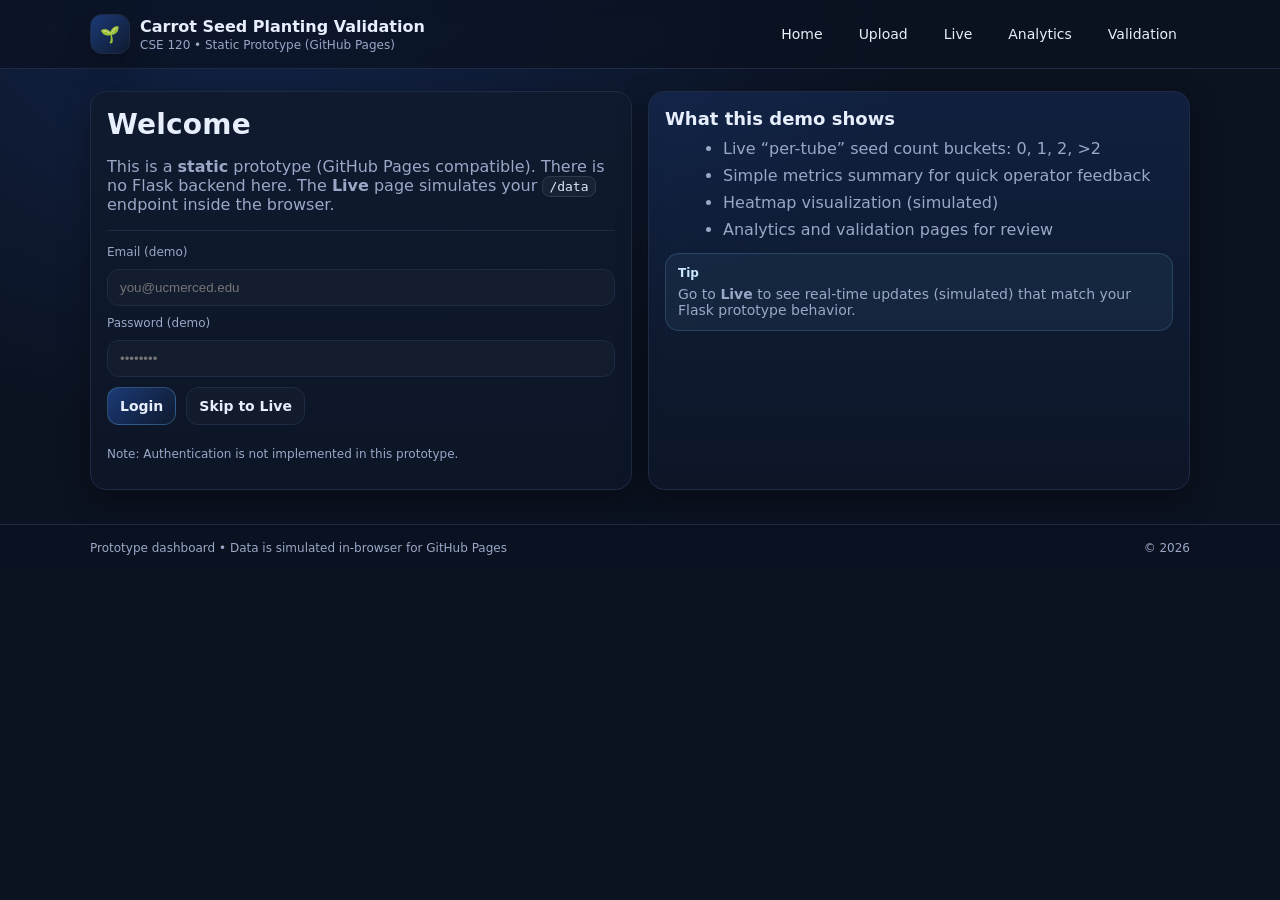
<file: index.html>
<!DOCTYPE html>
<html lang="en">
<head>
  <meta charset="UTF-8" />
  <meta name="viewport" content="width=device-width, initial-scale=1.0"/>
  <title>Login • Seed Validation</title>
  <link rel="stylesheet" href="assets/styles.css">
</head>
<body data-page="">
  <header class="topbar">
    <div class="container topbar-inner">
      <div class="brand">
        <div class="logo">🌱</div>
        <div class="brand-text">
          <div class="brand-title">Carrot Seed Planting Validation</div>
          <div class="brand-subtitle">CSE 120 • Static Prototype (GitHub Pages)</div>
        </div>
      </div>

      <nav class="nav">
        <a class="navlink" href="home.html">Home</a>
        <a class="navlink" href="upload.html">Upload</a>
        <a class="navlink" href="live.html">Live</a>
        <a class="navlink" href="analytics.html">Analytics</a>
        <a class="navlink" href="validation.html">Validation</a>
      </nav>
    </div>
  </header>

  <main class="container page">
    
<section class="grid-2">
  <div class="card">
    <h1 class="h1">Welcome</h1>
    <p class="muted">
      This is a <b>static</b> prototype (GitHub Pages compatible). There is no Flask backend here.
      The <b>Live</b> page simulates your <code>/data</code> endpoint inside the browser.
    </p>

    <div class="divider"></div>

    <form class="form" onsubmit="return false;">
      <label class="label">Email (demo)</label>
      <input class="input" type="email" placeholder="you@ucmerced.edu" />

      <label class="label">Password (demo)</label>
      <input class="input" type="password" placeholder="••••••••" />

      <div class="row">
        <a class="btn primary" href="home.html">Login</a>
        <a class="btn" href="live.html">Skip to Live</a>
      </div>

      <p class="small muted">
        Note: Authentication is not implemented in this prototype.
      </p>
    </form>
  </div>

  <div class="card accent">
    <h2 class="h2">What this demo shows</h2>
    <ul class="list">
      <li>Live “per-tube” seed count buckets: 0, 1, 2, &gt;2</li>
      <li>Simple metrics summary for quick operator feedback</li>
      <li>Heatmap visualization (simulated)</li>
      <li>Analytics and validation pages for review</li>
    </ul>

    <div class="callout">
      <div class="callout-title">Tip</div>
      <div class="callout-text">
        Go to <b>Live</b> to see real-time updates (simulated) that match your Flask prototype behavior.
      </div>
    </div>
  </div>
</section>

  </main>

  <footer class="footer">
    <div class="container footer-inner">
      <div>Prototype dashboard • Data is simulated in-browser for GitHub Pages</div>
      <div class="muted">© 2026</div>
    </div>
  </footer>

  <script src="assets/app.js"></script>
</body>
</html>
</file>
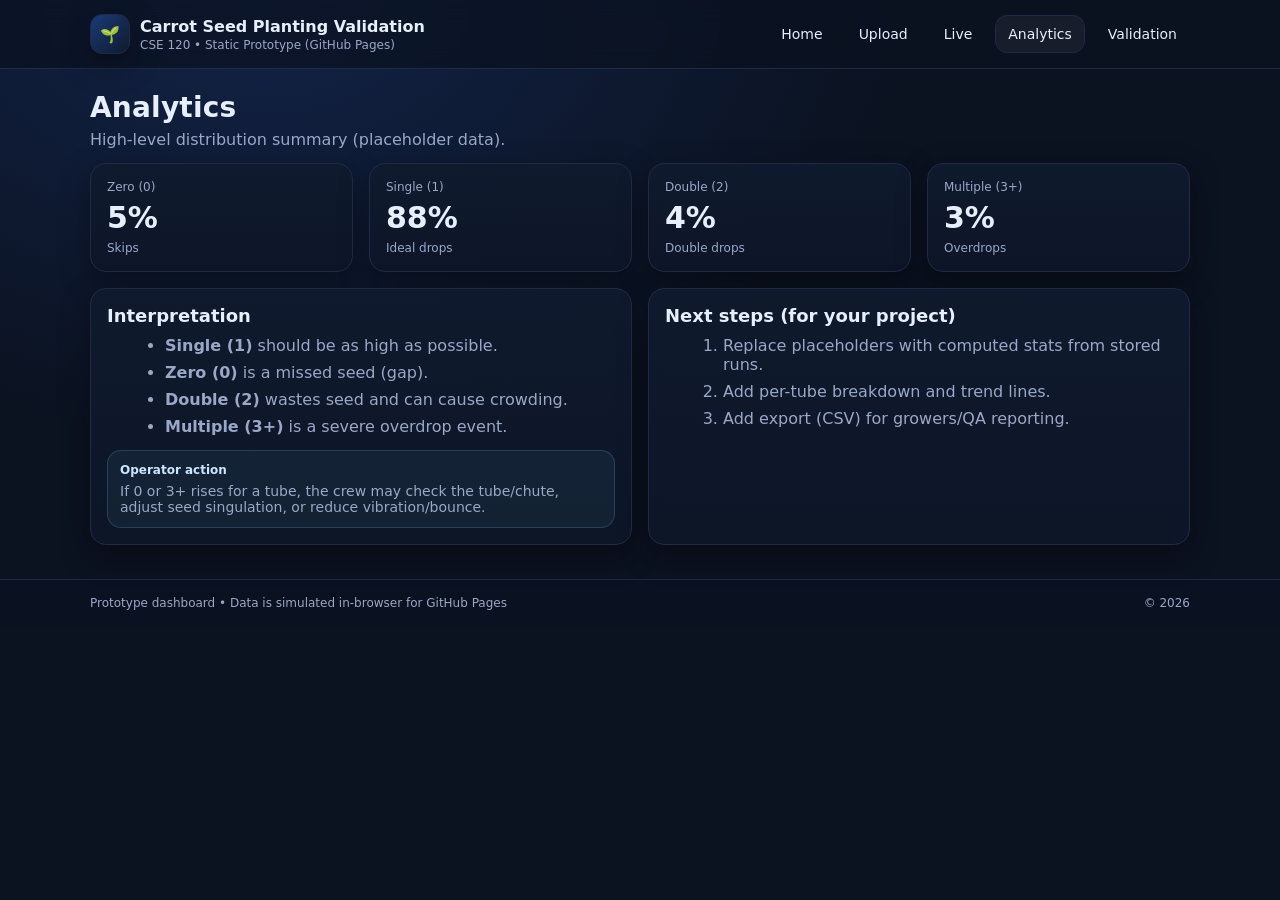
<file: analytics.html>
<!DOCTYPE html>
<html lang="en">
<head>
  <meta charset="UTF-8" />
  <meta name="viewport" content="width=device-width, initial-scale=1.0"/>
  <title>Analytics • Seed Validation</title>
  <link rel="stylesheet" href="assets/styles.css">
</head>
<body data-page="">
  <header class="topbar">
    <div class="container topbar-inner">
      <div class="brand">
        <div class="logo">🌱</div>
        <div class="brand-text">
          <div class="brand-title">Carrot Seed Planting Validation</div>
          <div class="brand-subtitle">CSE 120 • Static Prototype (GitHub Pages)</div>
        </div>
      </div>

      <nav class="nav">
        <a class="navlink" href="home.html">Home</a>
        <a class="navlink" href="upload.html">Upload</a>
        <a class="navlink" href="live.html">Live</a>
        <a class="navlink navactive" href="analytics.html">Analytics</a>
        <a class="navlink" href="validation.html">Validation</a>
      </nav>
    </div>
  </header>

  <main class="container page">
    
<div class="page-title">
  <h1 class="h1">Analytics</h1>
  <p class="muted">High-level distribution summary (placeholder data).</p>
</div>

<section class="grid-4">
  <div class="card">
    <div class="kpi-label">Zero (0)</div>
    <div class="kpi-value">5%</div>
    <div class="kpi-note muted">Skips</div>
  </div>
  <div class="card">
    <div class="kpi-label">Single (1)</div>
    <div class="kpi-value">88%</div>
    <div class="kpi-note muted">Ideal drops</div>
  </div>
  <div class="card">
    <div class="kpi-label">Double (2)</div>
    <div class="kpi-value">4%</div>
    <div class="kpi-note muted">Double drops</div>
  </div>
  <div class="card">
    <div class="kpi-label">Multiple (3+)</div>
    <div class="kpi-value">3%</div>
    <div class="kpi-note muted">Overdrops</div>
  </div>
</section>

<section class="grid-2 mt">
  <div class="card">
    <h2 class="h2">Interpretation</h2>
    <ul class="list">
      <li><b>Single (1)</b> should be as high as possible.</li>
      <li><b>Zero (0)</b> is a missed seed (gap).</li>
      <li><b>Double (2)</b> wastes seed and can cause crowding.</li>
      <li><b>Multiple (3+)</b> is a severe overdrop event.</li>
    </ul>

    <div class="callout">
      <div class="callout-title">Operator action</div>
      <div class="callout-text">
        If 0 or 3+ rises for a tube, the crew may check the tube/chute,
        adjust seed singulation, or reduce vibration/bounce.
      </div>
    </div>
  </div>

  <div class="card">
    <h2 class="h2">Next steps (for your project)</h2>
    <ol class="list">
      <li>Replace placeholders with computed stats from stored runs.</li>
      <li>Add per-tube breakdown and trend lines.</li>
      <li>Add export (CSV) for growers/QA reporting.</li>
    </ol>
  </div>
</section>

  </main>

  <footer class="footer">
    <div class="container footer-inner">
      <div>Prototype dashboard • Data is simulated in-browser for GitHub Pages</div>
      <div class="muted">© 2026</div>
    </div>
  </footer>

  <script src="assets/app.js"></script>
</body>
</html>
</file>
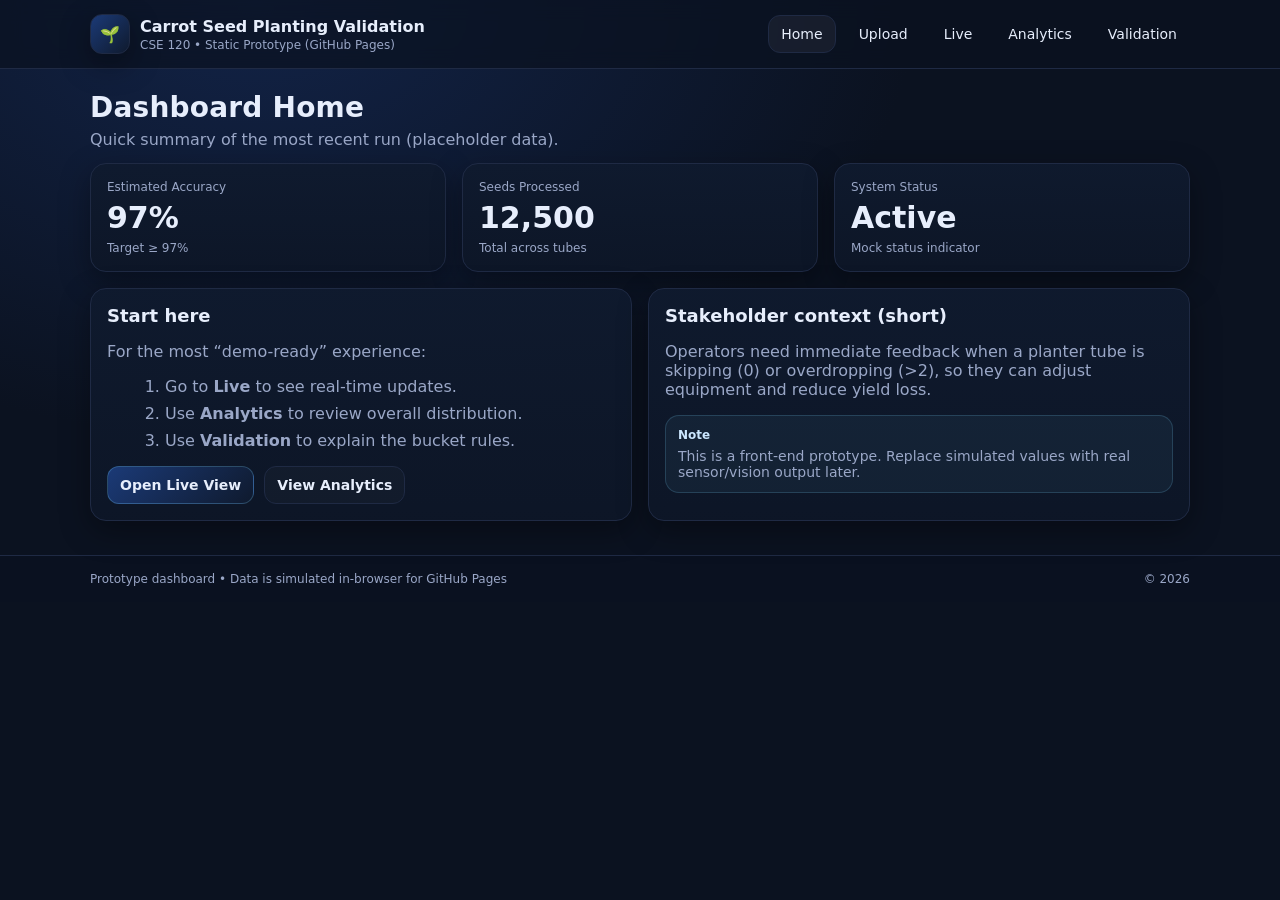
<file: home.html>
<!DOCTYPE html>
<html lang="en">
<head>
  <meta charset="UTF-8" />
  <meta name="viewport" content="width=device-width, initial-scale=1.0"/>
  <title>Home • Seed Validation</title>
  <link rel="stylesheet" href="assets/styles.css">
</head>
<body data-page="">
  <header class="topbar">
    <div class="container topbar-inner">
      <div class="brand">
        <div class="logo">🌱</div>
        <div class="brand-text">
          <div class="brand-title">Carrot Seed Planting Validation</div>
          <div class="brand-subtitle">CSE 120 • Static Prototype (GitHub Pages)</div>
        </div>
      </div>

      <nav class="nav">
        <a class="navlink navactive" href="home.html">Home</a>
        <a class="navlink" href="upload.html">Upload</a>
        <a class="navlink" href="live.html">Live</a>
        <a class="navlink" href="analytics.html">Analytics</a>
        <a class="navlink" href="validation.html">Validation</a>
      </nav>
    </div>
  </header>

  <main class="container page">
    
<div class="page-title">
  <h1 class="h1">Dashboard Home</h1>
  <p class="muted">Quick summary of the most recent run (placeholder data).</p>
</div>

<section class="grid-3">
  <div class="card">
    <div class="kpi-label">Estimated Accuracy</div>
    <div class="kpi-value">97%</div>
    <div class="kpi-note muted">Target ≥ 97%</div>
  </div>

  <div class="card">
    <div class="kpi-label">Seeds Processed</div>
    <div class="kpi-value">12,500</div>
    <div class="kpi-note muted">Total across tubes</div>
  </div>

  <div class="card">
    <div class="kpi-label">System Status</div>
    <div class="kpi-value">Active</div>
    <div class="kpi-note muted">Mock status indicator</div>
  </div>
</section>

<section class="grid-2 mt">
  <div class="card">
    <h2 class="h2">Start here</h2>
    <p class="muted">For the most “demo-ready” experience:</p>
    <ol class="list">
      <li>Go to <b>Live</b> to see real-time updates.</li>
      <li>Use <b>Analytics</b> to review overall distribution.</li>
      <li>Use <b>Validation</b> to explain the bucket rules.</li>
    </ol>

    <div class="row mt">
      <a class="btn primary" href="live.html">Open Live View</a>
      <a class="btn" href="analytics.html">View Analytics</a>
    </div>
  </div>

  <div class="card">
    <h2 class="h2">Stakeholder context (short)</h2>
    <p class="muted">
      Operators need immediate feedback when a planter tube is skipping (0) or overdropping (&gt;2),
      so they can adjust equipment and reduce yield loss.
    </p>
    <div class="callout">
      <div class="callout-title">Note</div>
      <div class="callout-text">
        This is a front-end prototype. Replace simulated values with real sensor/vision output later.
      </div>
    </div>
  </div>
</section>

  </main>

  <footer class="footer">
    <div class="container footer-inner">
      <div>Prototype dashboard • Data is simulated in-browser for GitHub Pages</div>
      <div class="muted">© 2026</div>
    </div>
  </footer>

  <script src="assets/app.js"></script>
</body>
</html>
</file>
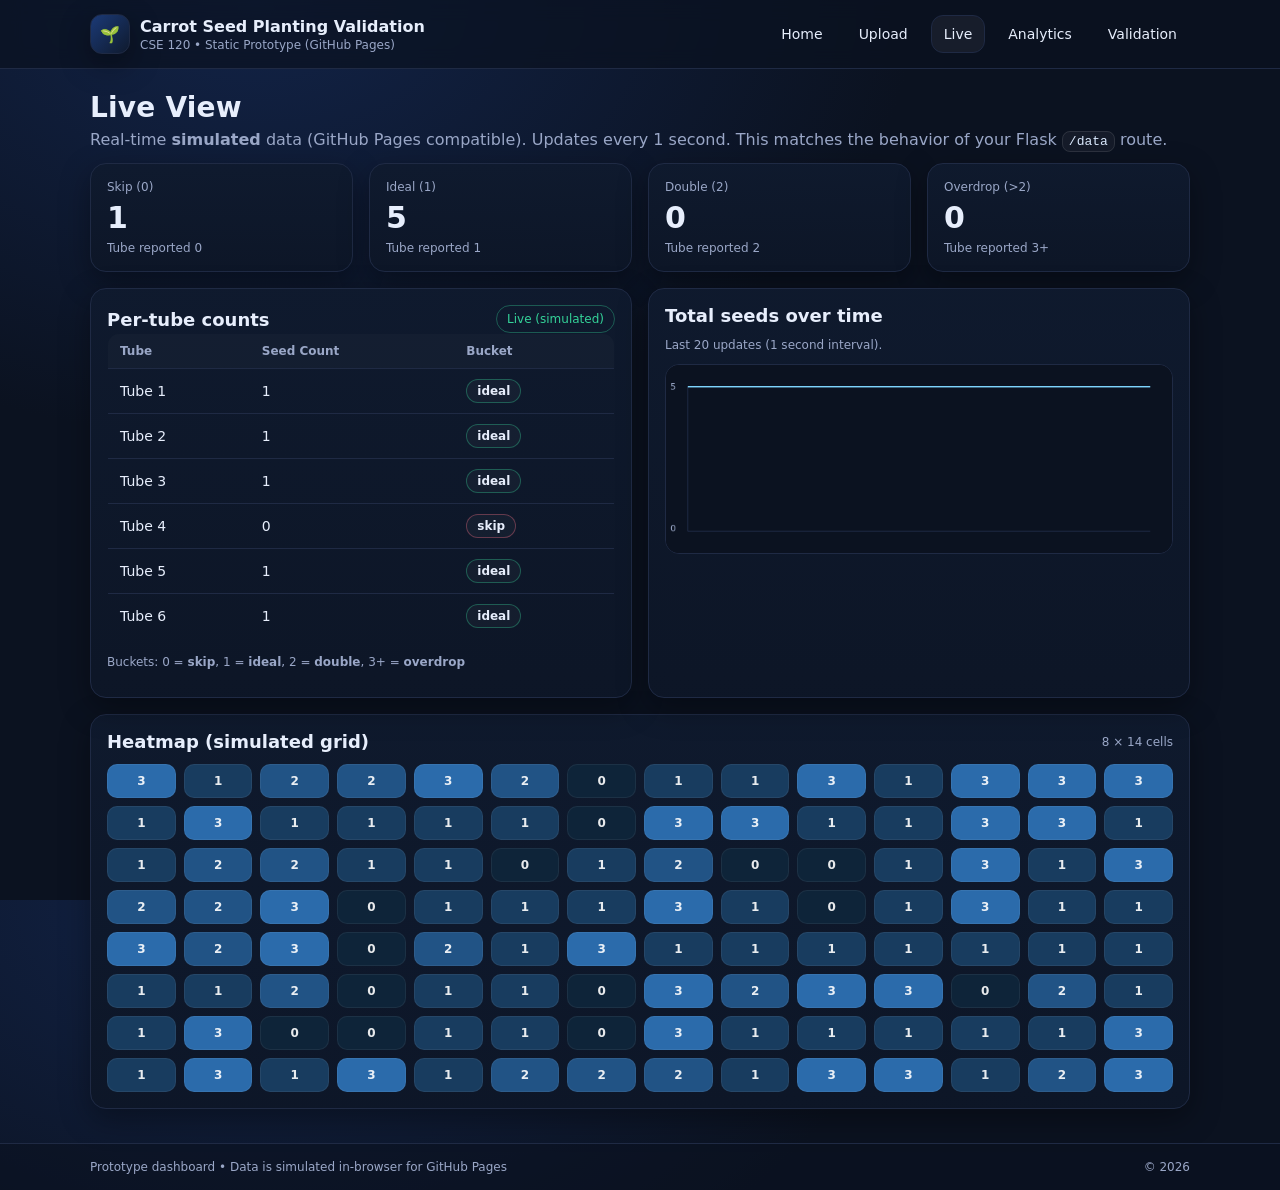
<file: live.html>
<!DOCTYPE html>
<html lang="en">
<head>
  <meta charset="UTF-8" />
  <meta name="viewport" content="width=device-width, initial-scale=1.0"/>
  <title>Live • Seed Validation</title>
  <link rel="stylesheet" href="assets/styles.css">
</head>
<body data-page="live">
  <header class="topbar">
    <div class="container topbar-inner">
      <div class="brand">
        <div class="logo">🌱</div>
        <div class="brand-text">
          <div class="brand-title">Carrot Seed Planting Validation</div>
          <div class="brand-subtitle">CSE 120 • Static Prototype (GitHub Pages)</div>
        </div>
      </div>

      <nav class="nav">
        <a class="navlink" href="home.html">Home</a>
        <a class="navlink" href="upload.html">Upload</a>
        <a class="navlink navactive" href="live.html">Live</a>
        <a class="navlink" href="analytics.html">Analytics</a>
        <a class="navlink" href="validation.html">Validation</a>
      </nav>
    </div>
  </header>

  <main class="container page">
    
<div class="page-title">
  <h1 class="h1">Live View</h1>
  <p class="muted">
    Real-time <b>simulated</b> data (GitHub Pages compatible). Updates every 1 second.
    This matches the behavior of your Flask <code>/data</code> route.
  </p>
</div>

<section class="grid-4">
  <div class="card kpi">
    <div class="kpi-label">Skip (0)</div>
    <div id="kpiSkip" class="kpi-value">0</div>
    <div class="kpi-note muted">Tube reported 0</div>
  </div>
  <div class="card kpi">
    <div class="kpi-label">Ideal (1)</div>
    <div id="kpiIdeal" class="kpi-value">0</div>
    <div class="kpi-note muted">Tube reported 1</div>
  </div>
  <div class="card kpi">
    <div class="kpi-label">Double (2)</div>
    <div id="kpiDouble" class="kpi-value">0</div>
    <div class="kpi-note muted">Tube reported 2</div>
  </div>
  <div class="card kpi">
    <div class="kpi-label">Overdrop (&gt;2)</div>
    <div id="kpiOver" class="kpi-value">0</div>
    <div class="kpi-note muted">Tube reported 3+</div>
  </div>
</section>

<section class="grid-2 mt">
  <div class="card">
    <div class="row between">
      <h2 class="h2">Per-tube counts</h2>
      <div class="pill" id="liveStatus">Connecting…</div>
    </div>

    <table class="table" aria-label="Tube counts table">
      <thead>
        <tr>
          <th>Tube</th>
          <th>Seed Count</th>
          <th>Bucket</th>
        </tr>
      </thead>
      <tbody id="tubeTable"></tbody>
    </table>

    <p class="small muted mt">
      Buckets: 0 = <b>skip</b>, 1 = <b>ideal</b>, 2 = <b>double</b>, 3+ = <b>overdrop</b>
    </p>
  </div>

  <div class="card">
    <h2 class="h2">Total seeds over time</h2>
    <p class="muted small">Last 20 updates (1 second interval).</p>
    <canvas id="historyChart" width="700" height="260" class="canvas"></canvas>
  </div>
</section>

<section class="card mt">
  <div class="row between">
    <h2 class="h2">Heatmap (simulated grid)</h2>
    <div class="muted small">8 × 14 cells</div>
  </div>
  <div id="heatmap" class="heatmap" aria-label="Heatmap grid"></div>
</section>

  </main>

  <footer class="footer">
    <div class="container footer-inner">
      <div>Prototype dashboard • Data is simulated in-browser for GitHub Pages</div>
      <div class="muted">© 2026</div>
    </div>
  </footer>

  <script src="assets/app.js"></script>
</body>
</html>
</file>
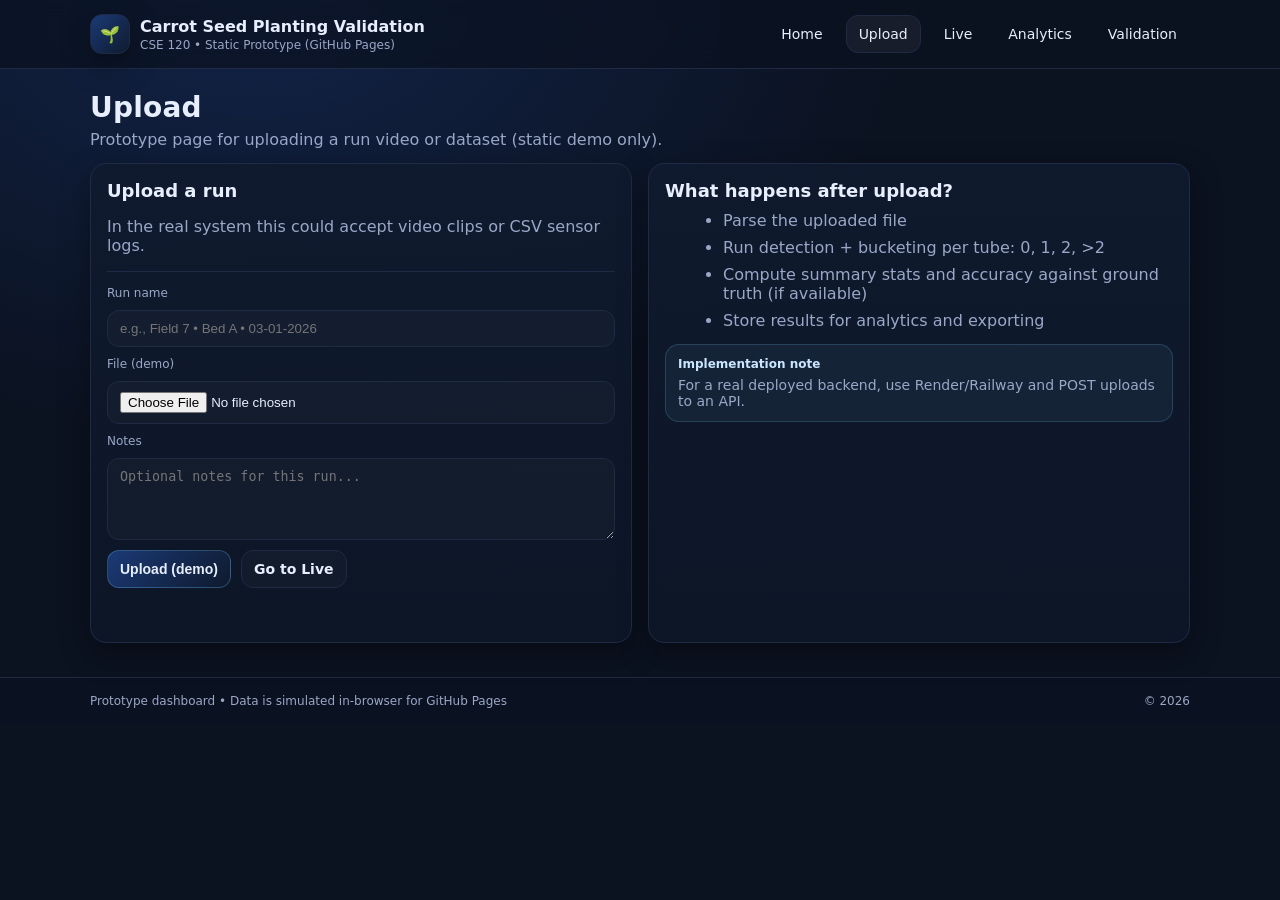
<file: upload.html>
<!DOCTYPE html>
<html lang="en">
<head>
  <meta charset="UTF-8" />
  <meta name="viewport" content="width=device-width, initial-scale=1.0"/>
  <title>Upload • Seed Validation</title>
  <link rel="stylesheet" href="assets/styles.css">
</head>
<body data-page="">
  <header class="topbar">
    <div class="container topbar-inner">
      <div class="brand">
        <div class="logo">🌱</div>
        <div class="brand-text">
          <div class="brand-title">Carrot Seed Planting Validation</div>
          <div class="brand-subtitle">CSE 120 • Static Prototype (GitHub Pages)</div>
        </div>
      </div>

      <nav class="nav">
        <a class="navlink" href="home.html">Home</a>
        <a class="navlink navactive" href="upload.html">Upload</a>
        <a class="navlink" href="live.html">Live</a>
        <a class="navlink" href="analytics.html">Analytics</a>
        <a class="navlink" href="validation.html">Validation</a>
      </nav>
    </div>
  </header>

  <main class="container page">
    
<div class="page-title">
  <h1 class="h1">Upload</h1>
  <p class="muted">Prototype page for uploading a run video or dataset (static demo only).</p>
</div>

<section class="grid-2">
  <div class="card">
    <h2 class="h2">Upload a run</h2>
    <p class="muted">In the real system this could accept video clips or CSV sensor logs.</p>

    <div class="divider"></div>

    <form class="form" onsubmit="return false;">
      <label class="label">Run name</label>
      <input class="input" placeholder="e.g., Field 7 • Bed A • 03-01-2026" />

      <label class="label">File (demo)</label>
      <input class="input" type="file" />

      <label class="label">Notes</label>
      <textarea class="textarea" rows="4" placeholder="Optional notes for this run..."></textarea>

      <div class="row">
        <button class="btn primary" type="button" onclick="document.getElementById('uploadMsg').textContent='Demo only: upload is not connected to a backend on GitHub Pages.'">Upload (demo)</button>
        <a class="btn" href="live.html">Go to Live</a>
      </div>

      <p id="uploadMsg" class="small muted mt"></p>
    </form>
  </div>

  <div class="card">
    <h2 class="h2">What happens after upload?</h2>
    <ul class="list">
      <li>Parse the uploaded file</li>
      <li>Run detection + bucketing per tube: 0, 1, 2, &gt;2</li>
      <li>Compute summary stats and accuracy against ground truth (if available)</li>
      <li>Store results for analytics and exporting</li>
    </ul>

    <div class="callout">
      <div class="callout-title">Implementation note</div>
      <div class="callout-text">
        For a real deployed backend, use Render/Railway and POST uploads to an API.
      </div>
    </div>
  </div>
</section>

  </main>

  <footer class="footer">
    <div class="container footer-inner">
      <div>Prototype dashboard • Data is simulated in-browser for GitHub Pages</div>
      <div class="muted">© 2026</div>
    </div>
  </footer>

  <script src="assets/app.js"></script>
</body>
</html>
</file>
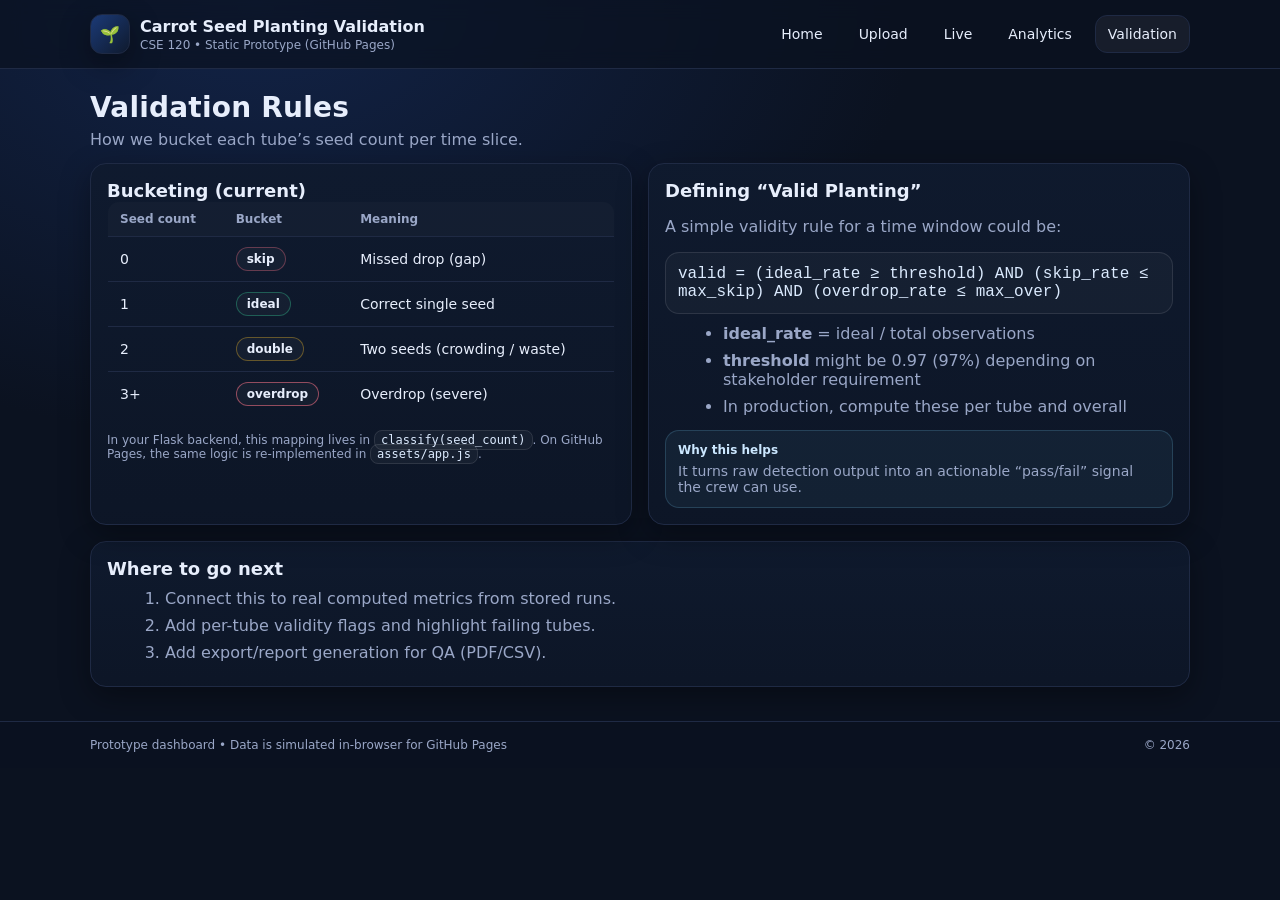
<file: validation.html>
<!DOCTYPE html>
<html lang="en">
<head>
  <meta charset="UTF-8" />
  <meta name="viewport" content="width=device-width, initial-scale=1.0"/>
  <title>Validation • Seed Validation</title>
  <link rel="stylesheet" href="assets/styles.css">
</head>
<body data-page="">
  <header class="topbar">
    <div class="container topbar-inner">
      <div class="brand">
        <div class="logo">🌱</div>
        <div class="brand-text">
          <div class="brand-title">Carrot Seed Planting Validation</div>
          <div class="brand-subtitle">CSE 120 • Static Prototype (GitHub Pages)</div>
        </div>
      </div>

      <nav class="nav">
        <a class="navlink" href="home.html">Home</a>
        <a class="navlink" href="upload.html">Upload</a>
        <a class="navlink" href="live.html">Live</a>
        <a class="navlink" href="analytics.html">Analytics</a>
        <a class="navlink navactive" href="validation.html">Validation</a>
      </nav>
    </div>
  </header>

  <main class="container page">
    
<div class="page-title">
  <h1 class="h1">Validation Rules</h1>
  <p class="muted">How we bucket each tube’s seed count per time slice.</p>
</div>

<section class="grid-2">
  <div class="card">
    <h2 class="h2">Bucketing (current)</h2>
    <table class="table">
      <thead>
        <tr>
          <th>Seed count</th>
          <th>Bucket</th>
          <th>Meaning</th>
        </tr>
      </thead>
      <tbody>
        <tr>
          <td>0</td>
          <td><span class="badge skip">skip</span></td>
          <td>Missed drop (gap)</td>
        </tr>
        <tr>
          <td>1</td>
          <td><span class="badge ideal">ideal</span></td>
          <td>Correct single seed</td>
        </tr>
        <tr>
          <td>2</td>
          <td><span class="badge double">double</span></td>
          <td>Two seeds (crowding / waste)</td>
        </tr>
        <tr>
          <td>3+</td>
          <td><span class="badge overdrop">overdrop</span></td>
          <td>Overdrop (severe)</td>
        </tr>
      </tbody>
    </table>

    <p class="small muted mt">
      In your Flask backend, this mapping lives in <code>classify(seed_count)</code>.
      On GitHub Pages, the same logic is re-implemented in <code>assets/app.js</code>.
    </p>
  </div>

  <div class="card">
    <h2 class="h2">Defining “Valid Planting”</h2>
    <p class="muted">A simple validity rule for a time window could be:</p>
    <div class="codebox">
      valid = (ideal_rate ≥ threshold) AND (skip_rate ≤ max_skip) AND (overdrop_rate ≤ max_over)
    </div>

    <ul class="list mt">
      <li><b>ideal_rate</b> = ideal / total observations</li>
      <li><b>threshold</b> might be 0.97 (97%) depending on stakeholder requirement</li>
      <li>In production, compute these per tube and overall</li>
    </ul>

    <div class="callout">
      <div class="callout-title">Why this helps</div>
      <div class="callout-text">
        It turns raw detection output into an actionable “pass/fail” signal the crew can use.
      </div>
    </div>
  </div>
</section>

<section class="card mt">
  <h2 class="h2">Where to go next</h2>
  <ol class="list">
    <li>Connect this to real computed metrics from stored runs.</li>
    <li>Add per-tube validity flags and highlight failing tubes.</li>
    <li>Add export/report generation for QA (PDF/CSV).</li>
  </ol>
</section>

  </main>

  <footer class="footer">
    <div class="container footer-inner">
      <div>Prototype dashboard • Data is simulated in-browser for GitHub Pages</div>
      <div class="muted">© 2026</div>
    </div>
  </footer>

  <script src="assets/app.js"></script>
</body>
</html>
</file>
<file: assets/styles.css>
:root{
  --bg: #0b1220;
  --panel: #0f1a2e;
  --panel2:#0d1627;
  --text: #e7eefc;
  --muted:#9aa7c7;
  --border:#1f2a44;
  --shadow: 0 10px 30px rgba(0,0,0,0.35);

  --ok:#34d399;
  --warn:#fbbf24;
  --bad:#fb7185;

  --radius: 16px;
}

*{ box-sizing:border-box; }
html, body{ height:100%; }
body{
  margin:0;
  font-family: system-ui, -apple-system, Segoe UI, Roboto, Helvetica, Arial, sans-serif;
  background: radial-gradient(1200px 800px at 20% 0%, #122347 0%, var(--bg) 55%);
  color: var(--text);
}

.container{
  width:min(1100px, calc(100% - 32px));
  margin: 0 auto;
}

.topbar{
  position: sticky;
  top:0;
  z-index: 10;
  background: rgba(11,18,32,0.7);
  backdrop-filter: blur(10px);
  border-bottom: 1px solid var(--border);
}

.topbar-inner{
  display:flex;
  align-items:center;
  justify-content:space-between;
  padding: 14px 0;
  gap: 16px;
}

.brand{
  display:flex;
  align-items:center;
  gap: 10px;
  min-width: 240px;
}

.logo{
  width: 40px;
  height: 40px;
  border-radius: 12px;
  display:grid;
  place-items:center;
  background: linear-gradient(135deg, #1b3a77, #0f1a2e);
  border: 1px solid var(--border);
  box-shadow: var(--shadow);
}

.brand-title{ font-weight: 700; }
.brand-subtitle{ font-size: 12px; color: var(--muted); margin-top:2px; }

.nav{
  display:flex;
  gap: 10px;
  flex-wrap: wrap;
  justify-content: flex-end;
}
.navlink{
  text-decoration:none;
  color: var(--text);
  font-size: 14px;
  padding: 10px 12px;
  border: 1px solid transparent;
  border-radius: 12px;
}
.navlink:hover{
  border-color: var(--border);
  background: rgba(255,255,255,0.04);
}
.navactive{
  border-color: var(--border);
  background: rgba(255,255,255,0.05);
}

.page{ padding: 22px 0 34px; }

.footer{
  border-top: 1px solid var(--border);
  background: rgba(11,18,32,0.6);
}
.footer-inner{
  display:flex;
  justify-content: space-between;
  padding: 16px 0;
  color: var(--muted);
  font-size: 12px;
}

.h1{ margin:0; font-size: 28px; letter-spacing: 0.2px; }
.h2{ margin:0; font-size: 18px; }
.muted{ color: var(--muted); }
.small{ font-size: 12px; }
.mt{ margin-top: 16px; }

.page-title{ margin-bottom: 14px; }
.page-title p{ margin: 6px 0 0; }

.card{
  background: linear-gradient(180deg, rgba(15,26,46,0.95), rgba(13,22,39,0.95));
  border: 1px solid var(--border);
  border-radius: var(--radius);
  padding: 16px;
  box-shadow: var(--shadow);
}
.card.accent{
  background: linear-gradient(180deg, rgba(27,58,119,0.35), rgba(13,22,39,0.95));
}

.divider{
  height:1px;
  background: var(--border);
  margin: 14px 0;
}

/* Layout grids */
.grid-2{
  display:grid;
  grid-template-columns: 1fr 1fr;
  gap: 16px;
}
.grid-3{
  display:grid;
  grid-template-columns: 1fr 1fr 1fr;
  gap: 16px;
}
.grid-4{
  display:grid;
  grid-template-columns: repeat(4, 1fr);
  gap: 16px;
}

@media (max-width: 920px){
  .grid-4{ grid-template-columns: 1fr 1fr; }
  .grid-3{ grid-template-columns: 1fr; }
  .grid-2{ grid-template-columns: 1fr; }
  .brand{ min-width: 0; }
}

/* KPI blocks */
.kpi-label{ color: var(--muted); font-size: 12px; }
.kpi-value{ font-size: 30px; font-weight: 800; margin-top: 6px; }
.kpi-note{ margin-top: 6px; font-size: 12px; }

/* Buttons */
.row{ display:flex; gap:10px; align-items:center; flex-wrap: wrap; }
.row.between{ justify-content: space-between; }
.btn{
  display:inline-flex;
  align-items:center;
  justify-content:center;
  gap: 8px;
  padding: 10px 12px;
  border-radius: 12px;
  border: 1px solid var(--border);
  background: rgba(255,255,255,0.02);
  color: var(--text);
  text-decoration:none;
  cursor:pointer;
  font-weight: 600;
  font-size: 14px;
}
.btn:hover{ background: rgba(255,255,255,0.05); }
.btn.primary{
  background: linear-gradient(135deg, #1b3a77, #0f1a2e);
  border-color: rgba(125, 211, 252, 0.25);
}

/* Forms */
.form{ display:flex; flex-direction:column; gap: 10px; }
.label{ font-size: 12px; color: var(--muted); }
.input, .textarea{
  width:100%;
  padding: 10px 12px;
  border-radius: 12px;
  border: 1px solid var(--border);
  background: rgba(255,255,255,0.02);
  color: var(--text);
  outline: none;
}
.input:focus, .textarea:focus{
  border-color: rgba(125, 211, 252, 0.45);
}

/* Tables */
.table{
  width:100%;
  border-collapse: collapse;
  overflow:hidden;
  border-radius: 12px;
  border: 1px solid var(--border);
}
.table th, .table td{
  text-align:left;
  padding: 10px 12px;
  border-bottom: 1px solid var(--border);
  font-size: 14px;
}
.table thead th{
  color: var(--muted);
  font-size: 12px;
  background: rgba(255,255,255,0.02);
}
.table tbody tr:hover{
  background: rgba(255,255,255,0.03);
}
.table tbody tr:last-child td{ border-bottom: none; }

/* Badges */
.badge{
  display:inline-flex;
  align-items:center;
  padding: 4px 10px;
  border-radius: 999px;
  font-size: 12px;
  font-weight: 700;
  border: 1px solid var(--border);
  background: rgba(255,255,255,0.03);
}
.badge.skip{ border-color: rgba(251,113,133,0.35); }
.badge.ideal{ border-color: rgba(52,211,153,0.35); }
.badge.double{ border-color: rgba(251,191,36,0.35); }
.badge.overdrop{ border-color: rgba(251,113,133,0.55); }

/* Status pill */
.pill{
  padding: 6px 10px;
  border-radius: 999px;
  border: 1px solid var(--border);
  color: var(--muted);
  font-size: 12px;
}
.pill.ok{
  color: var(--ok);
  border-color: rgba(52,211,153,0.35);
}

/* Callouts */
.callout{
  margin-top: 14px;
  padding: 12px;
  border-radius: 14px;
  border: 1px solid rgba(125,211,252,0.18);
  background: rgba(125,211,252,0.06);
}
.callout-title{ font-weight: 800; font-size: 12px; color: #cbe7ff; }
.callout-text{ margin-top: 6px; color: var(--muted); font-size: 14px; }

.list{ margin: 10px 0 0 18px; color: var(--muted); }
.list li{ margin: 8px 0; }

/* Canvas */
.canvas{
  width:100%;
  height:auto;
  border-radius: 14px;
  border: 1px solid var(--border);
  background: #0b1220;
}

/* Heatmap */
.heatmap{
  margin-top: 12px;
  display:grid;
  grid-template-columns: repeat(14, 1fr);
  gap: 8px;
}
.heatcell{
  height: 34px;
  border-radius: 10px;
  border: 1px solid rgba(255,255,255,0.06);
  display:grid;
  place-items:center;
  font-weight: 800;
  font-size: 12px;
  color: rgba(255,255,255,0.9);
}

code{
  padding: 2px 6px;
  border-radius: 8px;
  border: 1px solid rgba(255,255,255,0.10);
  background: rgba(255,255,255,0.04);
  color: #dbeafe;
}

.codebox{
  padding: 12px;
  border-radius: 14px;
  border: 1px solid rgba(255,255,255,0.10);
  background: rgba(255,255,255,0.03);
  font-family: ui-monospace, SFMono-Regular, Menlo, Monaco, Consolas, "Liberation Mono", monospace;
  color: #dbeafe;
}
</file>
